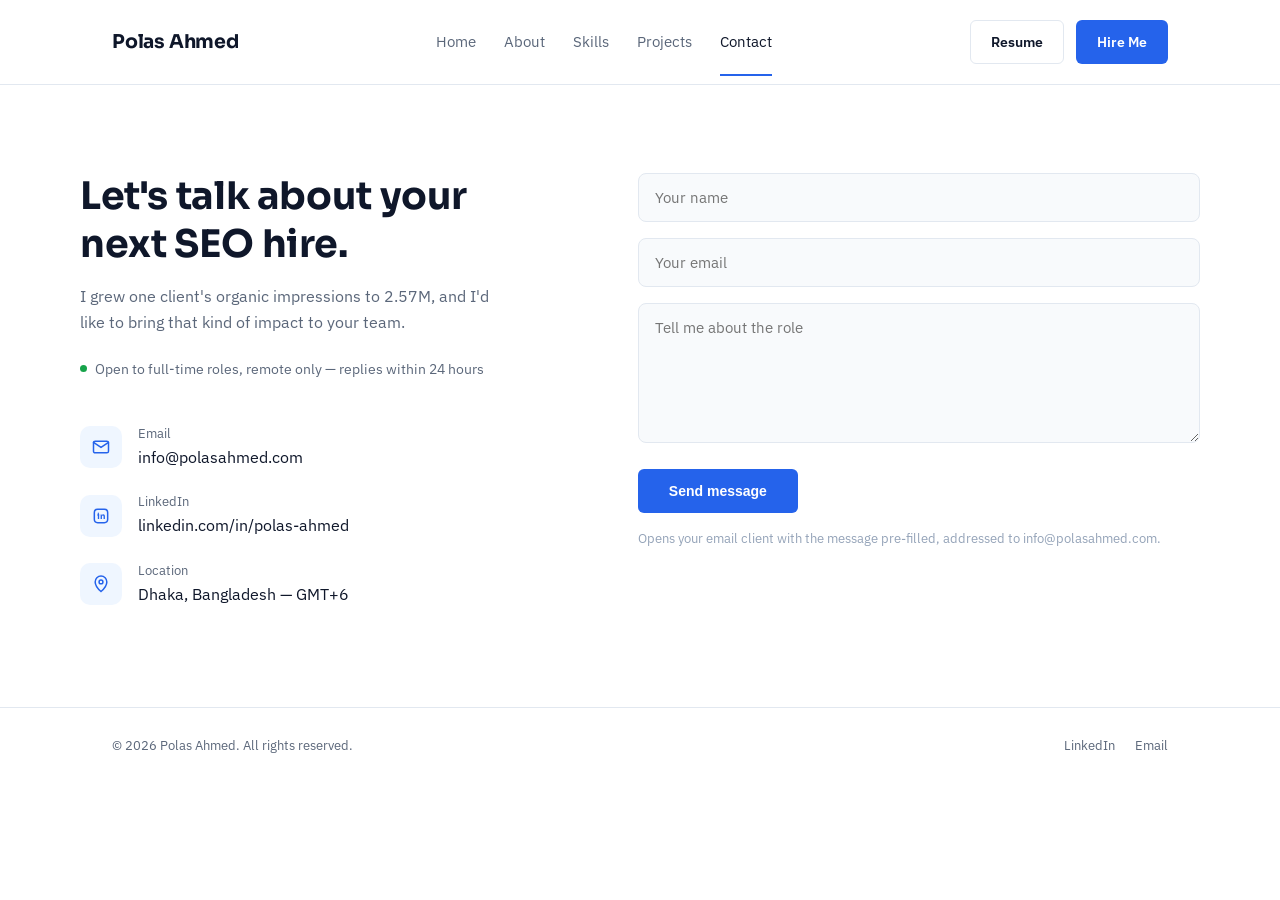
<file: contact.html>
<!DOCTYPE html>
<html lang="en">
<head>
<meta charset="UTF-8">
<meta name="viewport" content="width=device-width, initial-scale=1.0">
<title>Contact — Polas Ahmed | SEO &amp; AIO Specialist</title>
<meta name="description" content="Get in touch with Polas Ahmed, an SEO and AI Optimization specialist based in Dhaka, currently looking for full-time remote roles.">
<link rel="preconnect" href="https://fonts.googleapis.com">
<link rel="preconnect" href="https://fonts.gstatic.com" crossorigin>
<link href="https://fonts.googleapis.com/css2?family=Sora:wght@400;600;700&family=IBM+Plex+Sans:wght@400;500;600&display=swap" rel="stylesheet">
<style>
  :root{
    --ink:#0F172A;
    --muted:#5B677A;
    --paper:#FFFFFF;
    --accent:#2563EB;
    --accent-tint:#EFF6FF;
    --border:#E2E8F0;
    --field-bg:#F8FAFC;
  }
  *{box-sizing:border-box;margin:0;padding:0;}
  body{font-family:'IBM Plex Sans',sans-serif;color:var(--ink);background:var(--paper);line-height:1.6;-webkit-font-smoothing:antialiased;}
  h1,.logo{font-family:'Sora',sans-serif;}
  a{color:inherit;text-decoration:none;}
  svg{display:block;}

  /* Header */
  .site-header{border-bottom:1px solid var(--border);}
  .header-inner{max-width:1120px;margin:0 auto;padding:20px 32px;display:flex;align-items:center;justify-content:space-between;gap:24px;}
  .logo{font-size:19px;font-weight:700;letter-spacing:-0.01em;}
  nav.main-nav{display:flex;gap:28px;}
  nav.main-nav a{font-size:15px;color:var(--muted);transition:color .15s ease;}
  nav.main-nav a:hover,nav.main-nav a.active{color:var(--ink);}
  nav.main-nav a.active{position:relative;}
  nav.main-nav a.active::after{content:"";position:absolute;left:0;right:0;bottom:-22px;height:2px;background:var(--accent);}
  .header-actions{display:flex;gap:12px;align-items:center;}
  .btn{display:inline-block;padding:10px 20px;border-radius:6px;font-size:14px;font-weight:600;border:1px solid transparent;cursor:pointer;transition:.15s ease;}
  .btn-outline{border-color:var(--border);color:var(--ink);}
  .btn-outline:hover{border-color:var(--ink);}
  .btn-primary{background:var(--accent);color:#fff;}
  .btn-primary:hover{background:#1D4ED8;}
  .nav-toggle{display:none;background:none;border:none;font-size:22px;cursor:pointer;color:var(--ink);}

  /* Main */
  .wrap{max-width:1120px;margin:0 auto;padding:0 32px;}
  .contact-section{padding:88px 0 100px;display:grid;grid-template-columns:0.85fr 1fr;gap:80px;}

  .intro h1{font-size:38px;line-height:1.25;font-weight:700;letter-spacing:-0.01em;max-width:440px;}
  .intro .lead{margin-top:16px;font-size:16px;color:var(--muted);max-width:420px;}

  .status-line{margin-top:22px;display:flex;align-items:center;gap:8px;font-size:14px;color:var(--muted);}
  .status-dot{width:7px;height:7px;border-radius:50%;background:#16A34A;flex-shrink:0;}

  .info-rows{margin-top:44px;display:flex;flex-direction:column;gap:22px;}
  .info-row{display:flex;align-items:center;gap:16px;}
  .info-icon{
    width:42px;height:42px;border-radius:10px;background:var(--accent-tint);
    display:flex;align-items:center;justify-content:center;flex-shrink:0;color:var(--accent);
  }
  .info-row .info-text .label{font-size:13px;color:var(--muted);}
  .info-row .info-text a,.info-row .info-text span.value{font-size:16px;color:var(--ink);}
  .info-row .info-text a:hover{color:var(--accent);}

  form.contact-form{display:flex;flex-direction:column;gap:16px;}
  .field input,.field textarea{
    width:100%;font-family:inherit;font-size:15px;color:var(--ink);
    padding:14px 16px;border:1px solid var(--border);border-radius:8px;background:var(--field-bg);
    outline:none;transition:border-color .15s ease;
  }
  .field input:focus,.field textarea:focus{border-color:var(--accent);}
  .field textarea{resize:vertical;min-height:140px;}
  .contact-form .btn-primary{margin-top:2px;padding:13px 30px;align-self:flex-start;}
  .form-note{font-size:13px;color:#94A3B8;}

  footer{border-top:1px solid var(--border);padding:28px 0;}
  .footer-inner{max-width:1120px;margin:0 auto;padding:0 32px;display:flex;justify-content:space-between;align-items:center;flex-wrap:wrap;gap:12px;}
  .footer-inner p{font-size:13px;color:var(--muted);}
  .footer-links{display:flex;gap:20px;}
  .footer-links a{font-size:13px;color:var(--muted);}
  .footer-links a:hover{color:var(--ink);}

  @media (max-width: 860px){
    .header-inner{
      min-height:68px;
      padding:16px 20px;
      gap:12px;
    }

    .logo{
      font-size:18px;
      white-space:nowrap;
    }

    nav.main-nav{
      position:fixed;
      top:68px;
      left:0;
      right:0;
      bottom:0;
      width:100%;
      background:rgba(255,255,255,.99);
      backdrop-filter:blur(10px);
      flex-direction:column;
      align-items:stretch;
      padding:20px 24px 32px;
      gap:0;
      transform:translateX(100%);
      transition:transform .25s ease;
      z-index:40;
      overflow-y:auto;
      box-shadow:-12px 0 32px rgba(15,23,42,.08);
    }

    nav.main-nav.open{transform:translateX(0);}

    nav.main-nav a{
      width:100%;
      padding:15px 0;
      font-size:17px;
      border-bottom:1px solid var(--border);
    }

    nav.main-nav a.active::after{display:none;}

    .header-actions{
      gap:9px;
      flex-shrink:0;
    }

    .header-actions .btn-outline{display:none;}

    .header-actions .btn-primary{
      padding:10px 15px;
      font-size:14px;
      white-space:nowrap;
    }

    .nav-toggle{
      display:flex;
      width:42px;
      height:42px;
      align-items:center;
      justify-content:center;
      border:1px solid var(--border);
      border-radius:9px;
      background:#fff;
      color:var(--ink);
      font-size:22px;
      line-height:1;
      cursor:pointer;
    }

    /* Give the content its own horizontal safety area.
       This prevents headings and form fields from touching the screen edges. */
    .contact-section{
      width:100%;
      grid-template-columns:1fr;
      gap:40px;
      padding:54px 20px 72px;
    }

    .intro{
      min-width:0;
    }

    .intro h1{
      font-size:clamp(30px,8.4vw,38px);
      line-height:1.16;
      letter-spacing:-.025em;
      max-width:100%;
    }

    .intro .lead{
      margin-top:18px;
      font-size:16px;
      line-height:1.7;
      max-width:100%;
    }

    .status-line{
      margin-top:20px;
      align-items:flex-start;
      gap:9px;
      font-size:14px;
      line-height:1.55;
    }

    .status-dot{
      margin-top:8px;
    }

    .info-rows{
      margin-top:30px;
      gap:18px;
    }

    .info-row{
      align-items:flex-start;
      gap:13px;
      min-width:0;
    }

    .info-icon{
      width:40px;
      height:40px;
      border-radius:10px;
    }

    .info-row .info-text{
      min-width:0;
    }

    .info-row .info-text .label{
      font-size:13px;
    }

    .info-row .info-text a,
    .info-row .info-text span.value{
      display:block;
      margin-top:2px;
      font-size:15px;
      line-height:1.55;
      overflow-wrap:anywhere;
      word-break:break-word;
    }

    form.contact-form{
      width:100%;
      gap:14px;
    }

    .field{
      width:100%;
    }

    .field input,
    .field textarea{
      width:100%;
      min-width:0;
      font-size:16px;
      padding:14px 15px;
      border-radius:10px;
    }

    .field textarea{
      min-height:150px;
    }

    .contact-form .btn-primary{
      width:100%;
      align-self:stretch;
      padding:14px 20px;
      margin-top:2px;
    }

    .form-note{
      font-size:12px;
      line-height:1.5;
    }

    footer{
      padding:24px 0;
    }

    .footer-inner{
      padding:0 20px;
      flex-direction:column;
      text-align:center;
      gap:14px;
    }

    .footer-links{
      gap:16px;
      flex-wrap:wrap;
      justify-content:center;
    }
  }

  @media (max-width: 480px){
    .header-inner{
      padding-left:16px;
      padding-right:16px;
    }

    .logo{
      font-size:17px;
    }

    .header-actions .btn-primary{
      padding:9px 12px;
      font-size:13px;
    }

    .nav-toggle{
      width:40px;
      height:40px;
    }

    .contact-section{
      padding:46px 16px 64px;
      gap:36px;
    }

    .intro h1{
      font-size:30px;
      line-height:1.17;
    }

    .intro .lead{
      font-size:15px;
      line-height:1.7;
    }

    .status-line{
      font-size:13px;
    }

    .info-rows{
      margin-top:27px;
      gap:17px;
    }

    .info-row .info-text a,
    .info-row .info-text span.value{
      font-size:14px;
    }

    .field input,
    .field textarea{
      padding:13px 14px;
      border-radius:9px;
    }
  }

  @media (prefers-reduced-motion: reduce){
    html{scroll-behavior:auto;}
    nav.main-nav{transition:none;}
  }

  </style>
</head>
<body>

<header class="site-header">
  <div class="header-inner">
    <a href="index.html" class="logo">Polas Ahmed</a>
    <nav class="main-nav" id="mainNav">
      <a href="index.html#home">Home</a>
      <a href="index.html#about">About</a>
      <a href="index.html#skills">Skills</a>
      <a href="projects.html">Projects</a>
      <a href="contact.html" class="active">Contact</a>
    </nav>
    <div class="header-actions">
      <a href="resume.pdf" class="btn btn-outline">Resume</a>
      <a href="mailto:info@polasahmed.com" class="btn btn-primary">Hire Me</a>
      <button class="nav-toggle" id="navToggle" type="button" aria-label="Toggle navigation" aria-expanded="false">☰</button>
    </div>
  </div>
</header>

<main class="wrap contact-section">
  <div class="intro">
    <h1>Let's talk about your next SEO hire.</h1>
    <p class="lead">I grew one client's organic impressions to 2.57M, and I'd like to bring that kind of impact to your team.</p>
    <div class="status-line">
      <span class="status-dot" aria-hidden="true"></span>
      <span>Open to full-time roles, remote only — replies within 24 hours</span>
    </div>

    <div class="info-rows">
      <div class="info-row">
        <span class="info-icon" aria-hidden="true">
          <svg width="20" height="20" viewBox="0 0 24 24" fill="none" stroke="currentColor" stroke-width="1.8"><path d="M3 6.5l9 6 9-6" stroke-linecap="round" stroke-linejoin="round"/><rect x="3" y="5" width="18" height="14" rx="2"/></svg>
        </span>
        <div class="info-text">
          <p class="label">Email</p>
          <a href="mailto:info@polasahmed.com">info@polasahmed.com</a>
        </div>
      </div>
      <div class="info-row">
        <span class="info-icon" aria-hidden="true">
          <svg width="20" height="20" viewBox="0 0 24 24" fill="none" stroke="currentColor" stroke-width="1.8"><rect x="4" y="4" width="16" height="16" rx="4"/><text x="12" y="16" font-family="Sora, sans-serif" font-size="10" font-weight="700" fill="currentColor" stroke="none" text-anchor="middle">in</text></svg>
        </span>
        <div class="info-text">
          <p class="label">LinkedIn</p>
          <a href="https://www.linkedin.com/in/polas-ahmed/" target="_blank" rel="noopener">linkedin.com/in/polas-ahmed</a>
        </div>
      </div>
      <div class="info-row">
        <span class="info-icon" aria-hidden="true">
          <svg width="20" height="20" viewBox="0 0 24 24" fill="none" stroke="currentColor" stroke-width="1.8"><path d="M12 21s-7-6.1-7-11.5A7 7 0 0 1 19 9.5C19 14.9 12 21 12 21z"/><circle cx="12" cy="9.5" r="2.3"/></svg>
        </span>
        <div class="info-text">
          <p class="label">Location</p>
          <span class="value">Dhaka, Bangladesh — GMT+6</span>
        </div>
      </div>
    </div>
  </div>

  <form class="contact-form" id="contactForm">
    <div class="field">
      <input type="text" id="name" name="name" placeholder="Your name" required>
    </div>
    <div class="field">
      <input type="email" id="email" name="email" placeholder="Your email" required>
    </div>
    <div class="field">
      <textarea id="message" name="message" placeholder="Tell me about the role" required></textarea>
    </div>
    <button type="submit" class="btn btn-primary">Send message</button>
    <p class="form-note">Opens your email client with the message pre-filled, addressed to info@polasahmed.com.</p>
  </form>
</main>

<footer>
  <div class="footer-inner">
    <p>© 2026 Polas Ahmed. All rights reserved.</p>
    <div class="footer-links">
      <a href="https://www.linkedin.com/in/polas-ahmed/" target="_blank" rel="noopener">LinkedIn</a>
      <a href="mailto:info@polasahmed.com">Email</a>
    </div>
  </div>
</footer>

<script>
  const toggle = document.getElementById('navToggle');
  const nav = document.getElementById('mainNav');
  toggle.addEventListener('click', () => {
    const open = nav.classList.toggle('open');
    toggle.setAttribute('aria-expanded', open);
    toggle.textContent = open ? '×' : '☰';
    document.body.style.overflow = open ? 'hidden' : '';
  });

  nav.querySelectorAll('a').forEach(link => {
    link.addEventListener('click', () => {
      nav.classList.remove('open');
      toggle.setAttribute('aria-expanded', 'false');
      toggle.textContent = '☰';
      document.body.style.overflow = '';
    });
  });

  document.getElementById('contactForm').addEventListener('submit', function(e){
    e.preventDefault();
    const name = document.getElementById('name').value;
    const email = document.getElementById('email').value;
    const message = document.getElementById('message').value;
    const subject = encodeURIComponent('Job Inquiry from ' + name);
    const body = encodeURIComponent('Name: ' + name + '\nEmail: ' + email + '\n\n' + message);
    window.location.href = 'mailto:info@polasahmed.com?subject=' + subject + '&body=' + body;
  });
</script>

</body>
</html>
</file>
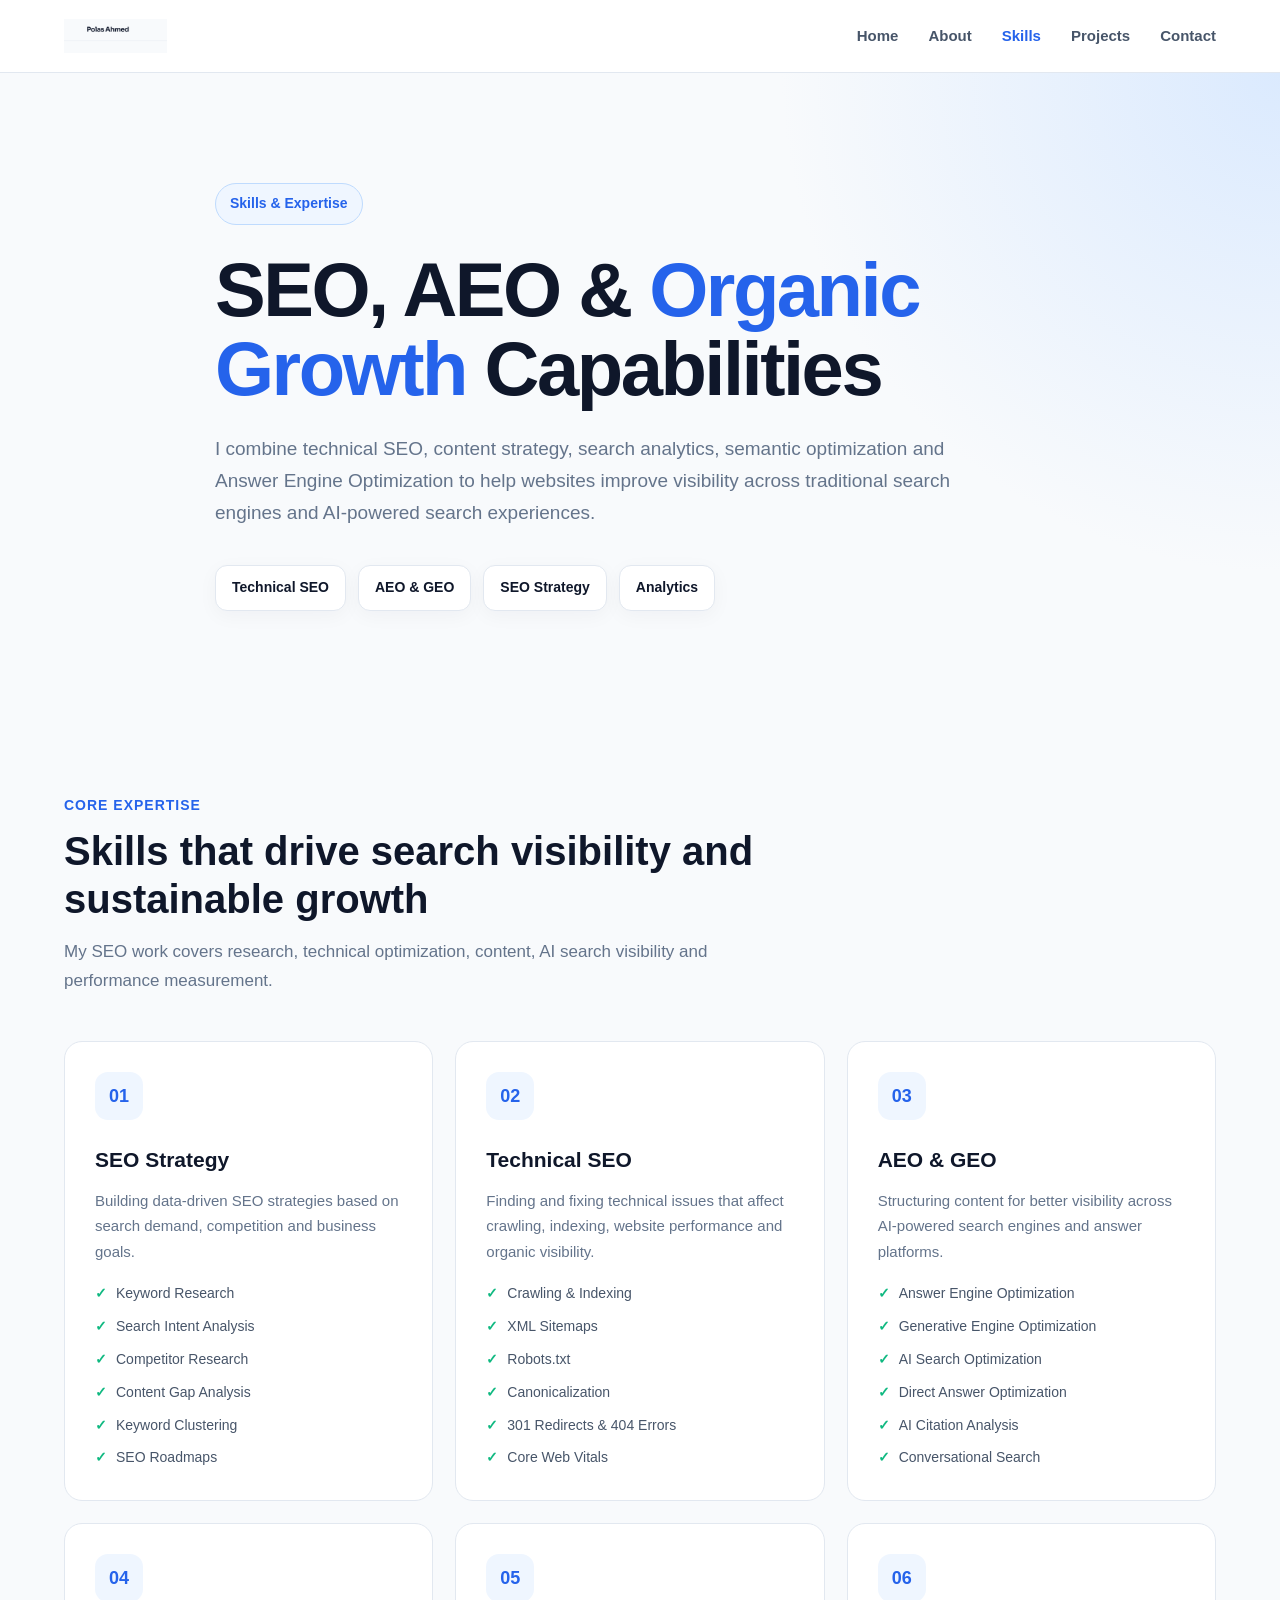
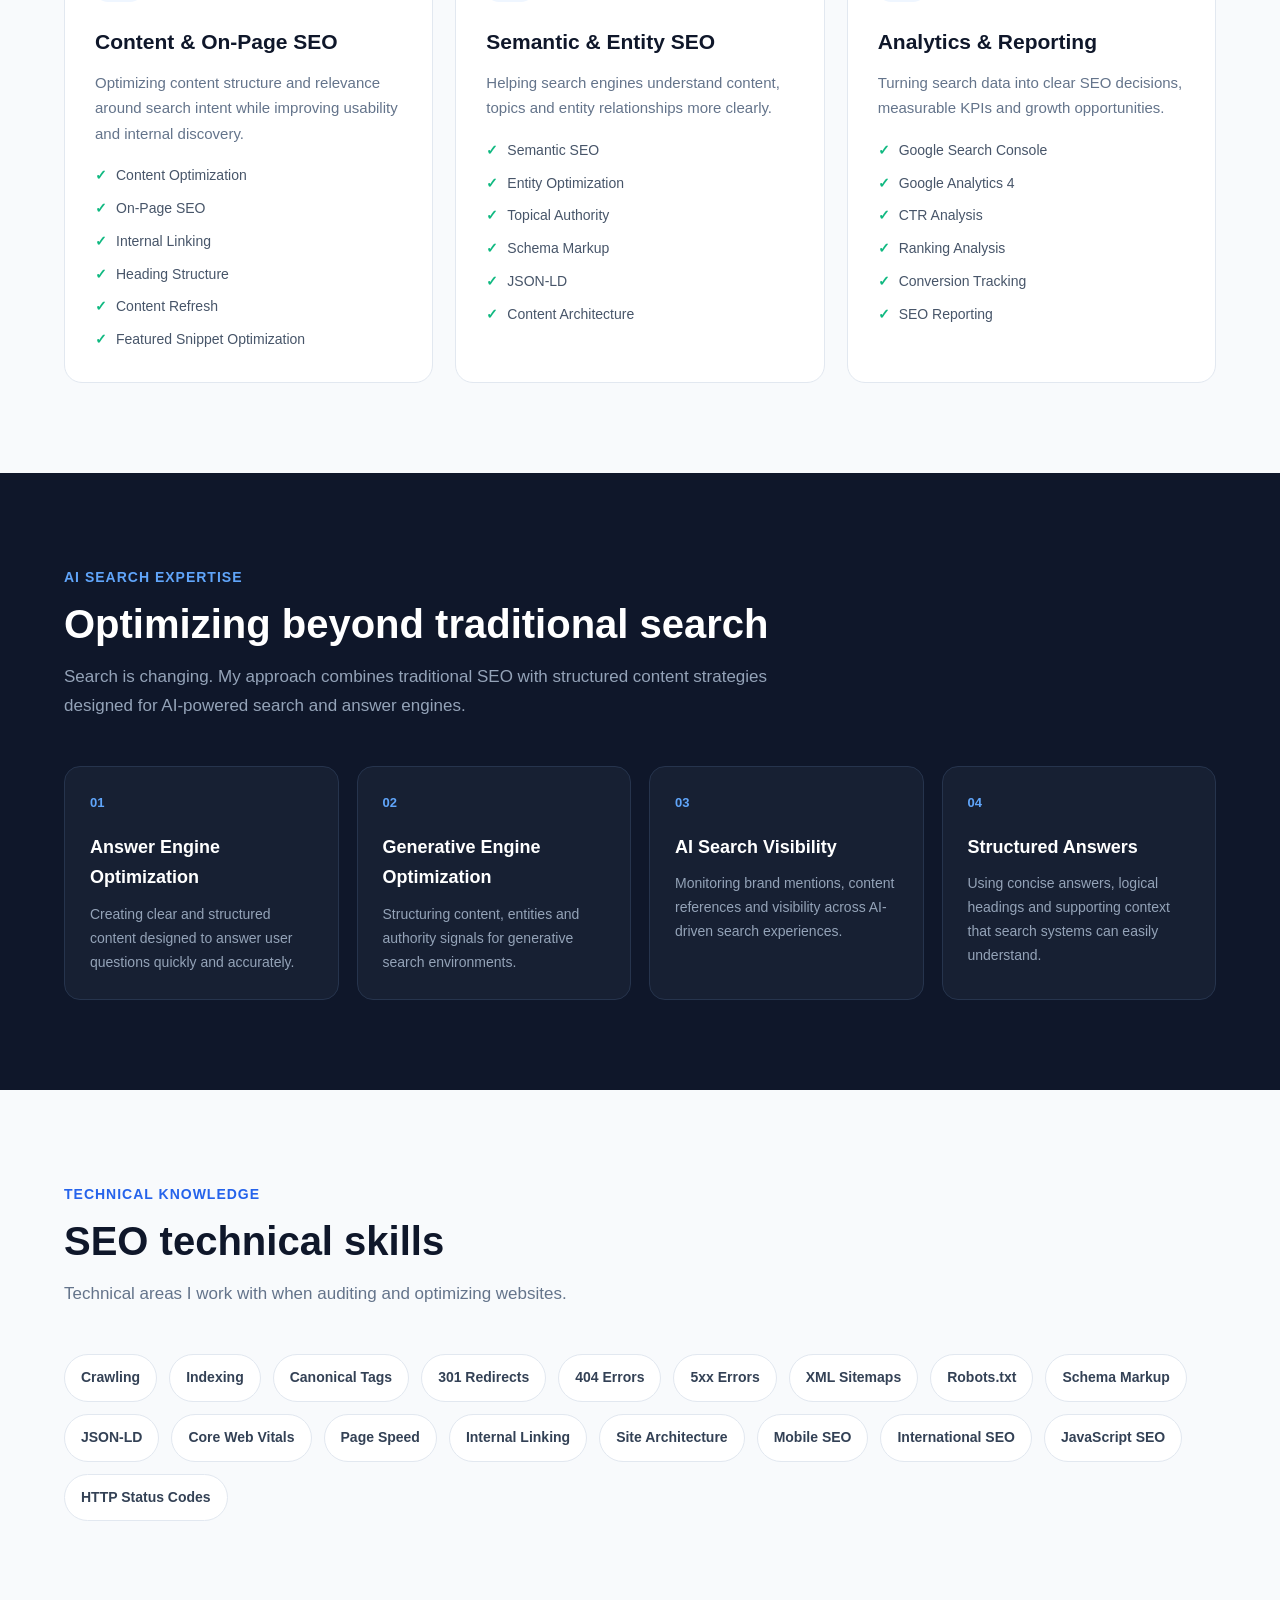
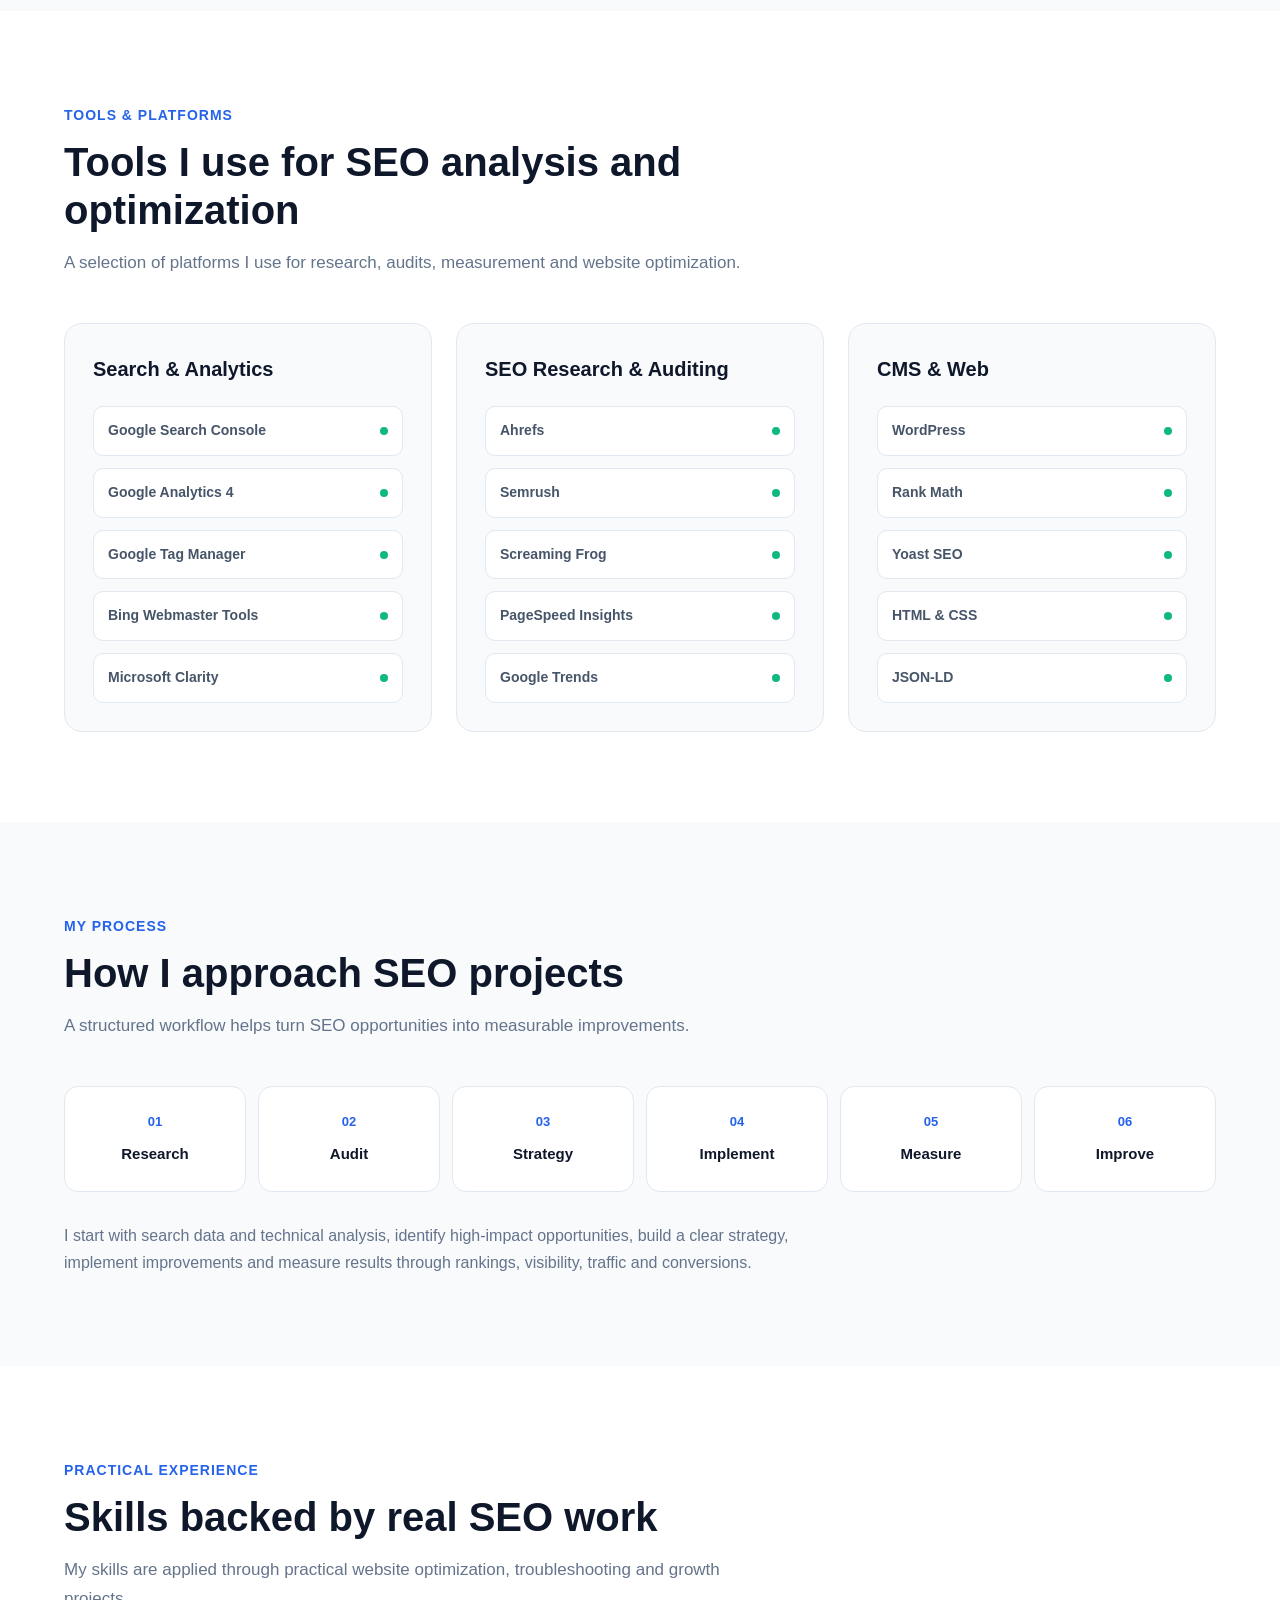
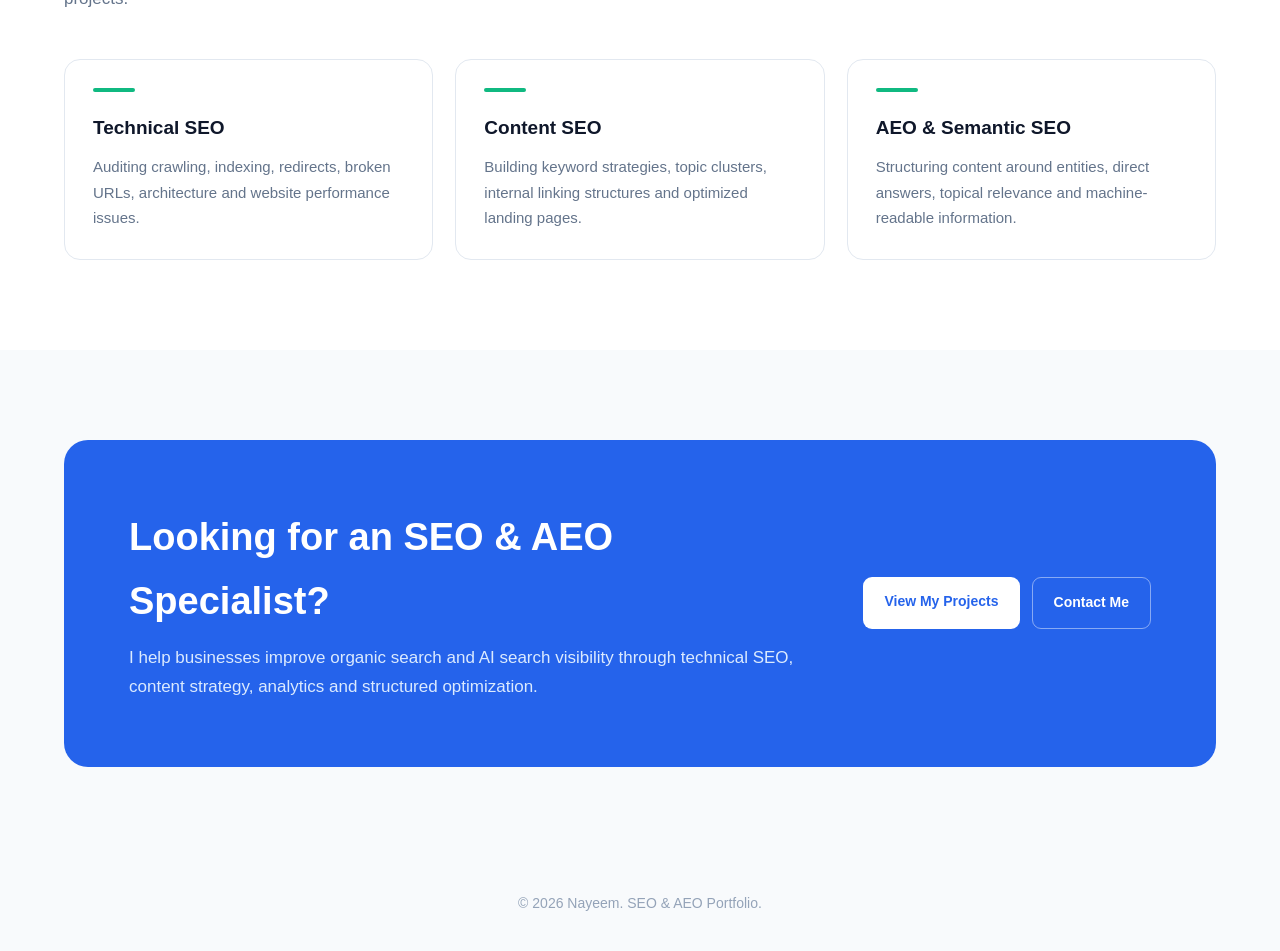
<file: skills.html>
<!DOCTYPE html>
<html lang="en">
<head>
  <meta charset="UTF-8" />
  <meta name="viewport" content="width=device-width, initial-scale=1.0" />

  <title>SEO & AEO Skills | Portfolio</title>
  <meta
    name="description"
    content="SEO, AEO, technical SEO, content optimization, analytics and AI search skills."
  />

  <style>
    * {
      margin: 0;
      padding: 0;
      box-sizing: border-box;
    }

    html {
      scroll-behavior: smooth;
    }

    body {
      font-family: Inter, Arial, Helvetica, sans-serif;
      background: #f8fafc;
      color: #64748b;
      line-height: 1.7;
    }

    a {
      text-decoration: none;
    }

    .container {
      width: min(1180px, 90%);
      margin: auto;
    }

    .section {
      padding: 90px 0;
    }

    .section-title {
      max-width: 720px;
      margin-bottom: 45px;
    }

    .section-label {
      display: inline-block;
      color: #2563eb;
      font-size: 14px;
      font-weight: 700;
      text-transform: uppercase;
      letter-spacing: 1px;
      margin-bottom: 10px;
    }

    .section-title h2 {
      color: #0f172a;
      font-size: 40px;
      line-height: 1.2;
      margin-bottom: 15px;
    }

    .section-title p {
      font-size: 17px;
    }

    .navbar {
      background: rgba(255, 255, 255, 0.95);
      border-bottom: 1px solid #e2e8f0;
      position: sticky;
      top: 0;
      z-index: 1000;
      backdrop-filter: blur(10px);
    }

    .nav-wrapper {
      height: 72px;
      display: flex;
      align-items: center;
      justify-content: space-between;
    }

    .logo {
      display: inline-flex;
      align-items: center;
    }

    .logo img {
      height: 34px;
      width: auto;
      display: block;
    }

    .nav-links {
      display: flex;
      gap: 30px;
      list-style: none;
    }

    .nav-links a {
      color: #475569;
      font-size: 15px;
      font-weight: 600;
      transition: 0.25s;
    }

    .nav-links a:hover,
    .nav-links a.active {
      color: #2563eb;
    }

    .hero {
      padding: 110px 0 90px;
      background:
        radial-gradient(circle at top right, #dbeafe 0, transparent 35%),
        #f8fafc;
    }

    .hero-content {
      max-width: 850px;
    }

    .hero-tag {
      display: inline-flex;
      align-items: center;
      gap: 8px;
      padding: 8px 14px;
      background: #eff6ff;
      border: 1px solid #bfdbfe;
      border-radius: 100px;
      color: #2563eb;
      font-size: 14px;
      font-weight: 700;
      margin-bottom: 25px;
    }

    .hero h1 {
      color: #0f172a;
      font-size: clamp(44px, 7vw, 76px);
      line-height: 1.04;
      letter-spacing: -2.5px;
      margin-bottom: 25px;
    }

    .hero h1 span {
      color: #2563eb;
    }

    .hero p {
      max-width: 740px;
      font-size: 19px;
      margin-bottom: 35px;
    }

    .hero-badges {
      display: flex;
      flex-wrap: wrap;
      gap: 12px;
    }

    .hero-badge {
      background: #fff;
      border: 1px solid #e2e8f0;
      border-radius: 12px;
      padding: 10px 16px;
      color: #0f172a;
      font-size: 14px;
      font-weight: 700;
      box-shadow: 0 5px 20px rgba(15, 23, 42, 0.04);
    }

    .skills-grid {
      display: grid;
      grid-template-columns: repeat(3, 1fr);
      gap: 22px;
    }

    .skill-card {
      background: #fff;
      border: 1px solid #e2e8f0;
      border-radius: 18px;
      padding: 30px;
      transition: 0.3s ease;
    }

    .skill-card:hover {
      transform: translateY(-6px);
      box-shadow: 0 18px 50px rgba(15, 23, 42, 0.09);
      border-color: #bfdbfe;
    }

    .skill-icon {
      width: 48px;
      height: 48px;
      border-radius: 13px;
      background: #eff6ff;
      color: #2563eb;
      display: flex;
      align-items: center;
      justify-content: center;
      font-weight: 800;
      font-size: 18px;
      margin-bottom: 22px;
    }

    .skill-card h3 {
      color: #0f172a;
      font-size: 21px;
      margin-bottom: 10px;
    }

    .skill-card p {
      font-size: 15px;
      margin-bottom: 18px;
    }

    .skill-list {
      list-style: none;
      display: flex;
      flex-direction: column;
      gap: 9px;
    }

    .skill-list li {
      font-size: 14px;
      color: #475569;
    }

    .skill-list li::before {
      content: "✓";
      color: #10b981;
      font-weight: 800;
      margin-right: 9px;
    }

    .aeo-section {
      background: #0f172a;
    }

    .aeo-section .section-label {
      color: #60a5fa;
    }

    .aeo-section .section-title h2 {
      color: #fff;
    }

    .aeo-section .section-title p {
      color: #94a3b8;
    }

    .aeo-grid {
      display: grid;
      grid-template-columns: repeat(4, 1fr);
      gap: 18px;
    }

    .aeo-card {
      background: #172033;
      border: 1px solid #26344d;
      border-radius: 16px;
      padding: 25px;
    }

    .aeo-card .number {
      font-size: 13px;
      color: #60a5fa;
      font-weight: 800;
      margin-bottom: 18px;
    }

    .aeo-card h3 {
      color: #fff;
      font-size: 18px;
      margin-bottom: 10px;
    }

    .aeo-card p {
      color: #94a3b8;
      font-size: 14px;
    }

    .tag-wrapper {
      display: flex;
      flex-wrap: wrap;
      gap: 12px;
    }

    .tag {
      padding: 11px 16px;
      background: #fff;
      border: 1px solid #e2e8f0;
      border-radius: 100px;
      color: #334155;
      font-size: 14px;
      font-weight: 600;
      transition: 0.2s;
    }

    .tag:hover {
      border-color: #2563eb;
      color: #2563eb;
    }

    .tools-section {
      background: #fff;
    }

    .tools-grid {
      display: grid;
      grid-template-columns: repeat(3, 1fr);
      gap: 24px;
    }

    .tool-group {
      border: 1px solid #e2e8f0;
      border-radius: 18px;
      padding: 28px;
      background: #f8fafc;
    }

    .tool-group h3 {
      color: #0f172a;
      font-size: 20px;
      margin-bottom: 20px;
    }

    .tool-items {
      display: grid;
      gap: 12px;
    }

    .tool-item {
      display: flex;
      align-items: center;
      justify-content: space-between;
      background: #fff;
      border: 1px solid #e2e8f0;
      border-radius: 10px;
      padding: 12px 14px;
      color: #475569;
      font-size: 14px;
      font-weight: 600;
    }

    .tool-dot {
      width: 8px;
      height: 8px;
      background: #10b981;
      border-radius: 50%;
    }

    .workflow {
      display: grid;
      grid-template-columns: repeat(6, 1fr);
      gap: 12px;
    }

    .workflow-step {
      background: #fff;
      border: 1px solid #e2e8f0;
      border-radius: 14px;
      padding: 24px 17px;
      text-align: center;
    }

    .workflow-step span {
      display: block;
      color: #2563eb;
      font-weight: 800;
      font-size: 13px;
      margin-bottom: 7px;
    }

    .workflow-step strong {
      color: #0f172a;
      font-size: 15px;
    }

    .process-description {
      max-width: 780px;
      margin-top: 30px;
      font-size: 16px;
    }

    .proof-grid {
      display: grid;
      grid-template-columns: repeat(3, 1fr);
      gap: 22px;
    }

    .proof-card {
      background: #fff;
      border: 1px solid #e2e8f0;
      border-radius: 16px;
      padding: 28px;
    }

    .proof-card h3 {
      color: #0f172a;
      margin-bottom: 10px;
      font-size: 19px;
    }

    .proof-card p {
      font-size: 15px;
    }

    .proof-line {
      width: 42px;
      height: 4px;
      background: #10b981;
      border-radius: 10px;
      margin-bottom: 20px;
    }

    .cta-wrapper {
      background: #2563eb;
      border-radius: 24px;
      padding: 65px;
      display: flex;
      justify-content: space-between;
      align-items: center;
      gap: 30px;
    }

    .cta-content {
      max-width: 670px;
    }

    .cta-content h2 {
      color: #fff;
      font-size: 38px;
      margin-bottom: 10px;
    }

    .cta-content p {
      color: #dbeafe;
      font-size: 17px;
    }

    .cta-buttons {
      display: flex;
      gap: 12px;
      flex-shrink: 0;
    }

    .btn {
      padding: 13px 21px;
      border-radius: 9px;
      font-weight: 700;
      font-size: 14px;
      transition: 0.25s;
    }

    .btn-light {
      background: #fff;
      color: #2563eb;
    }

    .btn-light:hover {
      background: #eff6ff;
    }

    .btn-outline {
      border: 1px solid rgba(255, 255, 255, 0.45);
      color: #fff;
    }

    .btn-outline:hover {
      background: rgba(255, 255, 255, 0.1);
    }

    footer {
      padding: 35px 0;
      text-align: center;
      font-size: 14px;
      color: #94a3b8;
    }

    @media (max-width: 1000px) {
      .container { width: min(92%, 760px); }
      .nav-links { gap: 20px; }
      .hero { padding: 90px 0 75px; }
      .hero h1 { font-size: clamp(42px, 7vw, 62px); }
      .skills-grid, .tools-grid, .proof-grid { grid-template-columns: repeat(2, minmax(0, 1fr)); }
      .aeo-grid { grid-template-columns: repeat(2, minmax(0, 1fr)); }
      .workflow { grid-template-columns: repeat(3, minmax(0, 1fr)); }
      .cta-wrapper { padding: 48px; flex-direction: column; align-items: flex-start; }
    }

    @media (max-width: 760px) {
      .container { width: min(100% - 32px, 620px); }
      .section { padding: 58px 0; }
      .section-title { margin-bottom: 30px; }
      .section-title h2 { font-size: clamp(28px, 7vw, 36px); line-height: 1.18; }
      .section-title p { font-size: 15px; line-height: 1.65; }
      .nav-wrapper { height: 64px; position: relative; }
      .logo img { height: 29px; max-width: 170px; }
      .nav-links { display: none; position: absolute; top: calc(100% + 1px); left: 0; right: 0; z-index: 10; flex-direction: column; align-items: stretch; gap: 0; padding: 8px 16px 14px; background: rgba(255,255,255,.98); border-bottom: 1px solid #e2e8f0; box-shadow: 0 14px 30px rgba(15,23,42,.08); }
      .nav-links.mobile-open { display: flex; }
      .nav-links li a { display: block; padding: 13px 10px; border-radius: 8px; }
      .nav-links li a:hover, .nav-links li a.active { background: #eff6ff; }
      .nav-wrapper::after { content: "☰"; display: flex; align-items: center; justify-content: center; position: absolute; right: 0; top: 50%; transform: translateY(-50%); width: 42px; height: 40px; border: 1px solid #e2e8f0; border-radius: 9px; color: #0f172a; font-size: 22px; cursor: pointer; }
      .hero { padding: 68px 0 58px; overflow: hidden; }
      .hero-content { max-width: 100%; }
      .hero-tag { padding: 7px 12px; font-size: 12px; margin-bottom: 18px; }
      .hero h1 { font-size: clamp(38px, 11vw, 54px); line-height: 1.04; letter-spacing: -1.8px; margin-bottom: 20px; overflow-wrap: anywhere; }
      .hero p { font-size: 16px; line-height: 1.7; margin-bottom: 25px; }
      .hero-badges { gap: 8px; }
      .hero-badge { padding: 8px 12px; font-size: 12px; border-radius: 9px; }
      .skills-grid, .aeo-grid, .tools-grid, .workflow, .proof-grid { grid-template-columns: 1fr; gap: 14px; }
      .skill-card, .aeo-card, .tool-group, .proof-card { padding: 22px; border-radius: 14px; }
      .skill-icon { width: 43px; height: 43px; margin-bottom: 17px; }
      .skill-card h3, .tool-group h3 { font-size: 19px; }
      .skill-card p, .proof-card p { font-size: 14px; }
      .skill-list { gap: 7px; }
      .skill-list li { font-size: 13px; }
      .aeo-card h3 { font-size: 17px; }
      .aeo-card p { font-size: 13px; }
      .tag-wrapper { gap: 8px; }
      .tag { padding: 9px 12px; font-size: 12px; }
      .tool-group h3 { margin-bottom: 15px; }
      .tool-item { padding: 11px 12px; font-size: 13px; }
      .workflow { gap: 10px; }
      .workflow-step { padding: 18px 14px; }
      .workflow-step strong { font-size: 14px; }
      .process-description { margin-top: 22px; font-size: 14px; }
      .cta-wrapper { padding: 30px 22px; border-radius: 18px; gap: 24px; }
      .cta-content { max-width: 100%; }
      .cta-content h2 { font-size: clamp(27px, 7vw, 34px); line-height: 1.2; }
      .cta-content p { font-size: 15px; line-height: 1.65; }
      .cta-buttons { width: 100%; flex-direction: column; gap: 10px; }
      .cta-buttons .btn { width: 100%; text-align: center; }
      .btn { padding: 12px 16px; }
      footer { padding: 28px 0; font-size: 12px; }
    }

    @media (max-width: 420px) {
      .container { width: min(100% - 24px, 390px); }
      .nav-wrapper { height: 60px; }
      .logo img { height: 26px; max-width: 145px; }
      .hero { padding: 55px 0 48px; }
      .hero h1 { font-size: 37px; letter-spacing: -1.3px; }
      .hero p { font-size: 15px; }
      .hero-badges { display: grid; grid-template-columns: 1fr 1fr; }
      .hero-badge { text-align: center; }
      .section { padding: 48px 0; }
      .section-title h2 { font-size: 27px; }
      .skill-card, .aeo-card, .tool-group, .proof-card { padding: 19px; }
      .cta-wrapper { padding: 25px 18px; }
    }

    @media (prefers-reduced-motion: reduce) {
      html { scroll-behavior: auto; }
      *, *::before, *::after { transition: none !important; }
    }
  </style>
</head>

<body>

  <nav class="navbar">
    <div class="container nav-wrapper">
      <a href="index.html" class="logo"><img src="[data-uri]" alt="Polas Ahmed logo"></a>

      <ul class="nav-links">
        <li><a href="index.html">Home</a></li>
        <li><a href="about.html">About</a></li>
        <li><a href="skills.html" class="active">Skills</a></li>
        <li><a href="projects.html">Projects</a></li>
        <li><a href="contact.html">Contact</a></li>
      </ul>
    </div>
  </nav>

  <section class="hero">
    <div class="container hero-content">
      <div class="hero-tag">Skills & Expertise</div>

      <h1>SEO, AEO & <span>Organic Growth</span> Capabilities</h1>

      <p>
        I combine technical SEO, content strategy, search analytics,
        semantic optimization and Answer Engine Optimization to help
        websites improve visibility across traditional search engines
        and AI-powered search experiences.
      </p>

      <div class="hero-badges">
        <div class="hero-badge">Technical SEO</div>
        <div class="hero-badge">AEO & GEO</div>
        <div class="hero-badge">SEO Strategy</div>
        <div class="hero-badge">Analytics</div>
      </div>
    </div>
  </section>

  <section class="section">
    <div class="container">
      <div class="section-title">
        <span class="section-label">Core Expertise</span>
        <h2>Skills that drive search visibility and sustainable growth</h2>
        <p>
          My SEO work covers research, technical optimization, content,
          AI search visibility and performance measurement.
        </p>
      </div>

      <div class="skills-grid">
        <div class="skill-card">
          <div class="skill-icon">01</div>
          <h3>SEO Strategy</h3>
          <p>
            Building data-driven SEO strategies based on search demand,
            competition and business goals.
          </p>
          <ul class="skill-list">
            <li>Keyword Research</li>
            <li>Search Intent Analysis</li>
            <li>Competitor Research</li>
            <li>Content Gap Analysis</li>
            <li>Keyword Clustering</li>
            <li>SEO Roadmaps</li>
          </ul>
        </div>

        <div class="skill-card">
          <div class="skill-icon">02</div>
          <h3>Technical SEO</h3>
          <p>
            Finding and fixing technical issues that affect crawling,
            indexing, website performance and organic visibility.
          </p>
          <ul class="skill-list">
            <li>Crawling & Indexing</li>
            <li>XML Sitemaps</li>
            <li>Robots.txt</li>
            <li>Canonicalization</li>
            <li>301 Redirects & 404 Errors</li>
            <li>Core Web Vitals</li>
          </ul>
        </div>

        <div class="skill-card">
          <div class="skill-icon">03</div>
          <h3>AEO & GEO</h3>
          <p>
            Structuring content for better visibility across AI-powered
            search engines and answer platforms.
          </p>
          <ul class="skill-list">
            <li>Answer Engine Optimization</li>
            <li>Generative Engine Optimization</li>
            <li>AI Search Optimization</li>
            <li>Direct Answer Optimization</li>
            <li>AI Citation Analysis</li>
            <li>Conversational Search</li>
          </ul>
        </div>

        <div class="skill-card">
          <div class="skill-icon">04</div>
          <h3>Content & On-Page SEO</h3>
          <p>
            Optimizing content structure and relevance around search
            intent while improving usability and internal discovery.
          </p>
          <ul class="skill-list">
            <li>Content Optimization</li>
            <li>On-Page SEO</li>
            <li>Internal Linking</li>
            <li>Heading Structure</li>
            <li>Content Refresh</li>
            <li>Featured Snippet Optimization</li>
          </ul>
        </div>

        <div class="skill-card">
          <div class="skill-icon">05</div>
          <h3>Semantic & Entity SEO</h3>
          <p>
            Helping search engines understand content, topics and entity
            relationships more clearly.
          </p>
          <ul class="skill-list">
            <li>Semantic SEO</li>
            <li>Entity Optimization</li>
            <li>Topical Authority</li>
            <li>Schema Markup</li>
            <li>JSON-LD</li>
            <li>Content Architecture</li>
          </ul>
        </div>

        <div class="skill-card">
          <div class="skill-icon">06</div>
          <h3>Analytics & Reporting</h3>
          <p>
            Turning search data into clear SEO decisions, measurable
            KPIs and growth opportunities.
          </p>
          <ul class="skill-list">
            <li>Google Search Console</li>
            <li>Google Analytics 4</li>
            <li>CTR Analysis</li>
            <li>Ranking Analysis</li>
            <li>Conversion Tracking</li>
            <li>SEO Reporting</li>
          </ul>
        </div>
      </div>
    </div>
  </section>

  <section class="section aeo-section">
    <div class="container">
      <div class="section-title">
        <span class="section-label">AI Search Expertise</span>
        <h2>Optimizing beyond traditional search</h2>
        <p>
          Search is changing. My approach combines traditional SEO with
          structured content strategies designed for AI-powered search
          and answer engines.
        </p>
      </div>

      <div class="aeo-grid">
        <div class="aeo-card">
          <div class="number">01</div>
          <h3>Answer Engine Optimization</h3>
          <p>
            Creating clear and structured content designed to answer
            user questions quickly and accurately.
          </p>
        </div>

        <div class="aeo-card">
          <div class="number">02</div>
          <h3>Generative Engine Optimization</h3>
          <p>
            Structuring content, entities and authority signals for
            generative search environments.
          </p>
        </div>

        <div class="aeo-card">
          <div class="number">03</div>
          <h3>AI Search Visibility</h3>
          <p>
            Monitoring brand mentions, content references and visibility
            across AI-driven search experiences.
          </p>
        </div>

        <div class="aeo-card">
          <div class="number">04</div>
          <h3>Structured Answers</h3>
          <p>
            Using concise answers, logical headings and supporting
            context that search systems can easily understand.
          </p>
        </div>
      </div>
    </div>
  </section>

  <section class="section">
    <div class="container">
      <div class="section-title">
        <span class="section-label">Technical Knowledge</span>
        <h2>SEO technical skills</h2>
        <p>
          Technical areas I work with when auditing and optimizing websites.
        </p>
      </div>

      <div class="tag-wrapper">
        <span class="tag">Crawling</span>
        <span class="tag">Indexing</span>
        <span class="tag">Canonical Tags</span>
        <span class="tag">301 Redirects</span>
        <span class="tag">404 Errors</span>
        <span class="tag">5xx Errors</span>
        <span class="tag">XML Sitemaps</span>
        <span class="tag">Robots.txt</span>
        <span class="tag">Schema Markup</span>
        <span class="tag">JSON-LD</span>
        <span class="tag">Core Web Vitals</span>
        <span class="tag">Page Speed</span>
        <span class="tag">Internal Linking</span>
        <span class="tag">Site Architecture</span>
        <span class="tag">Mobile SEO</span>
        <span class="tag">International SEO</span>
        <span class="tag">JavaScript SEO</span>
        <span class="tag">HTTP Status Codes</span>
      </div>
    </div>
  </section>

  <section class="section tools-section">
    <div class="container">
      <div class="section-title">
        <span class="section-label">Tools & Platforms</span>
        <h2>Tools I use for SEO analysis and optimization</h2>
        <p>
          A selection of platforms I use for research, audits,
          measurement and website optimization.
        </p>
      </div>

      <div class="tools-grid">
        <div class="tool-group">
          <h3>Search & Analytics</h3>
          <div class="tool-items">
            <div class="tool-item">Google Search Console <span class="tool-dot"></span></div>
            <div class="tool-item">Google Analytics 4 <span class="tool-dot"></span></div>
            <div class="tool-item">Google Tag Manager <span class="tool-dot"></span></div>
            <div class="tool-item">Bing Webmaster Tools <span class="tool-dot"></span></div>
            <div class="tool-item">Microsoft Clarity <span class="tool-dot"></span></div>
          </div>
        </div>

        <div class="tool-group">
          <h3>SEO Research & Auditing</h3>
          <div class="tool-items">
            <div class="tool-item">Ahrefs <span class="tool-dot"></span></div>
            <div class="tool-item">Semrush <span class="tool-dot"></span></div>
            <div class="tool-item">Screaming Frog <span class="tool-dot"></span></div>
            <div class="tool-item">PageSpeed Insights <span class="tool-dot"></span></div>
            <div class="tool-item">Google Trends <span class="tool-dot"></span></div>
          </div>
        </div>

        <div class="tool-group">
          <h3>CMS & Web</h3>
          <div class="tool-items">
            <div class="tool-item">WordPress <span class="tool-dot"></span></div>
            <div class="tool-item">Rank Math <span class="tool-dot"></span></div>
            <div class="tool-item">Yoast SEO <span class="tool-dot"></span></div>
            <div class="tool-item">HTML & CSS <span class="tool-dot"></span></div>
            <div class="tool-item">JSON-LD <span class="tool-dot"></span></div>
          </div>
        </div>
      </div>
    </div>
  </section>

  <section class="section">
    <div class="container">
      <div class="section-title">
        <span class="section-label">My Process</span>
        <h2>How I approach SEO projects</h2>
        <p>
          A structured workflow helps turn SEO opportunities into
          measurable improvements.
        </p>
      </div>

      <div class="workflow">
        <div class="workflow-step"><span>01</span><strong>Research</strong></div>
        <div class="workflow-step"><span>02</span><strong>Audit</strong></div>
        <div class="workflow-step"><span>03</span><strong>Strategy</strong></div>
        <div class="workflow-step"><span>04</span><strong>Implement</strong></div>
        <div class="workflow-step"><span>05</span><strong>Measure</strong></div>
        <div class="workflow-step"><span>06</span><strong>Improve</strong></div>
      </div>

      <p class="process-description">
        I start with search data and technical analysis, identify
        high-impact opportunities, build a clear strategy, implement
        improvements and measure results through rankings, visibility,
        traffic and conversions.
      </p>
    </div>
  </section>

  <section class="section tools-section">
    <div class="container">
      <div class="section-title">
        <span class="section-label">Practical Experience</span>
        <h2>Skills backed by real SEO work</h2>
        <p>
          My skills are applied through practical website optimization,
          troubleshooting and growth projects.
        </p>
      </div>

      <div class="proof-grid">
        <div class="proof-card">
          <div class="proof-line"></div>
          <h3>Technical SEO</h3>
          <p>
            Auditing crawling, indexing, redirects, broken URLs,
            architecture and website performance issues.
          </p>
        </div>

        <div class="proof-card">
          <div class="proof-line"></div>
          <h3>Content SEO</h3>
          <p>
            Building keyword strategies, topic clusters, internal
            linking structures and optimized landing pages.
          </p>
        </div>

        <div class="proof-card">
          <div class="proof-line"></div>
          <h3>AEO & Semantic SEO</h3>
          <p>
            Structuring content around entities, direct answers,
            topical relevance and machine-readable information.
          </p>
        </div>
      </div>
    </div>
  </section>

  <section class="section">
    <div class="container">
      <div class="cta-wrapper">
        <div class="cta-content">
          <h2>Looking for an SEO & AEO Specialist?</h2>
          <p>
            I help businesses improve organic search and AI search
            visibility through technical SEO, content strategy,
            analytics and structured optimization.
          </p>
        </div>

        <div class="cta-buttons">
          <a href="projects.html" class="btn btn-light">View My Projects</a>
          <a href="contact.html" class="btn btn-outline">Contact Me</a>
        </div>
      </div>
    </div>
  </section>

  <footer>
    <div class="container">
      © 2026 Nayeem. SEO & AEO Portfolio.
    </div>
  </footer>

  <script>
    (() => {
      const wrapper = document.querySelector('.nav-wrapper');
      const nav = document.querySelector('.nav-links');
      if (!wrapper || !nav) return;
      wrapper.addEventListener('click', e => {
        if (window.innerWidth > 760) return;
        if (e.target.closest('.nav-links a')) { nav.classList.remove('mobile-open'); return; }
        const r = wrapper.getBoundingClientRect();
        if (e.clientX >= r.right - 58) nav.classList.toggle('mobile-open');
      });
      window.addEventListener('resize', () => { if (window.innerWidth > 760) nav.classList.remove('mobile-open'); });
    })();
  </script>

</body>
</html>
</file>
